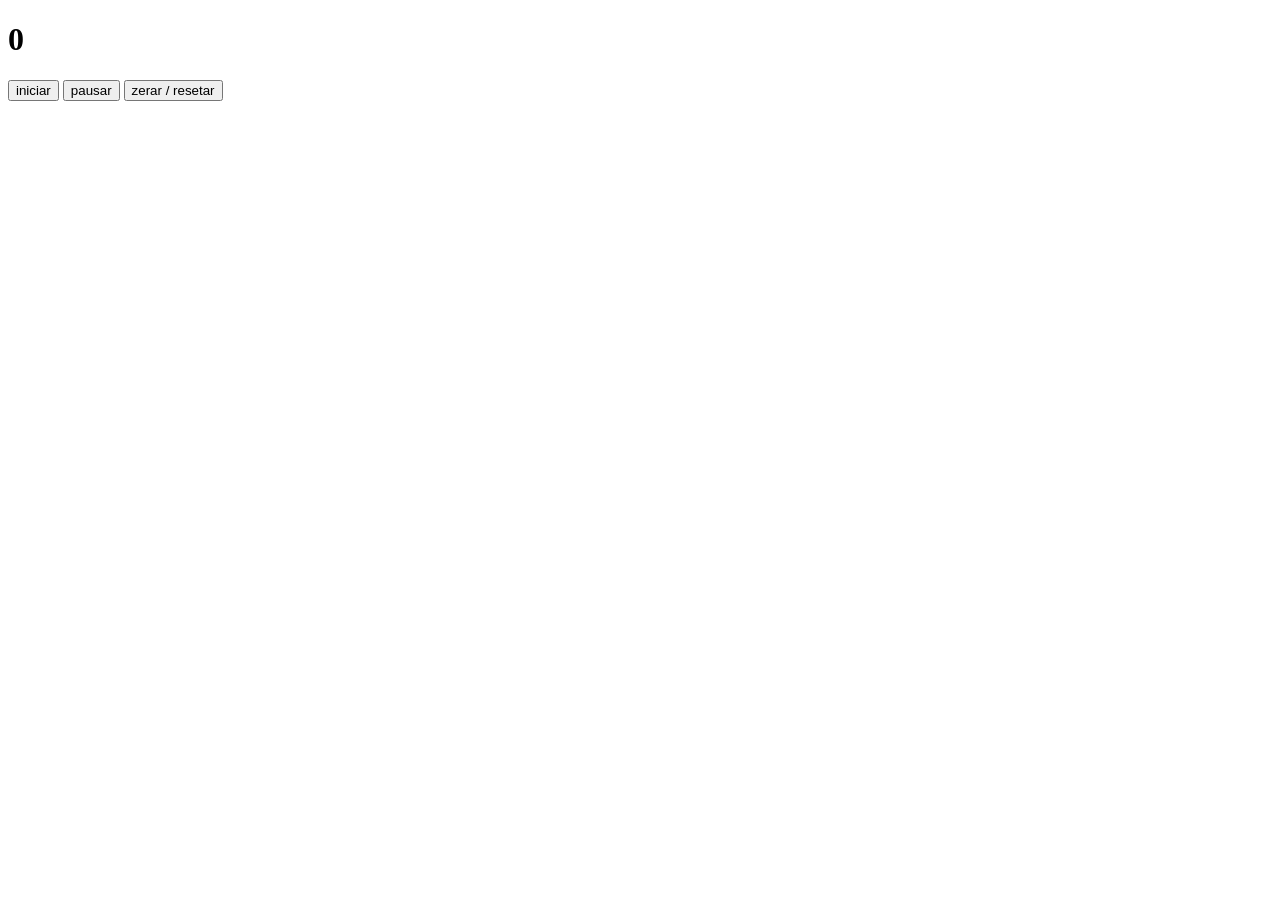
<file: aua2/index.html>
<!DOCTYPE html>
<html lang="en">
<head>
    <meta charset="UTF-8">
    <meta name="viewport" content="width=device-width, initial-scale=1.0">
    <title>Document</title>
</head>
<body>
    <h1 id="tempo">0</h1>
    <button id="iniciar">iniciar</button>
    <button id="pausar">pausar</button>
    <button id="zerar">zerar / resetar</button>
    <script src="script.js"></script>
</body>
</html>
</file>
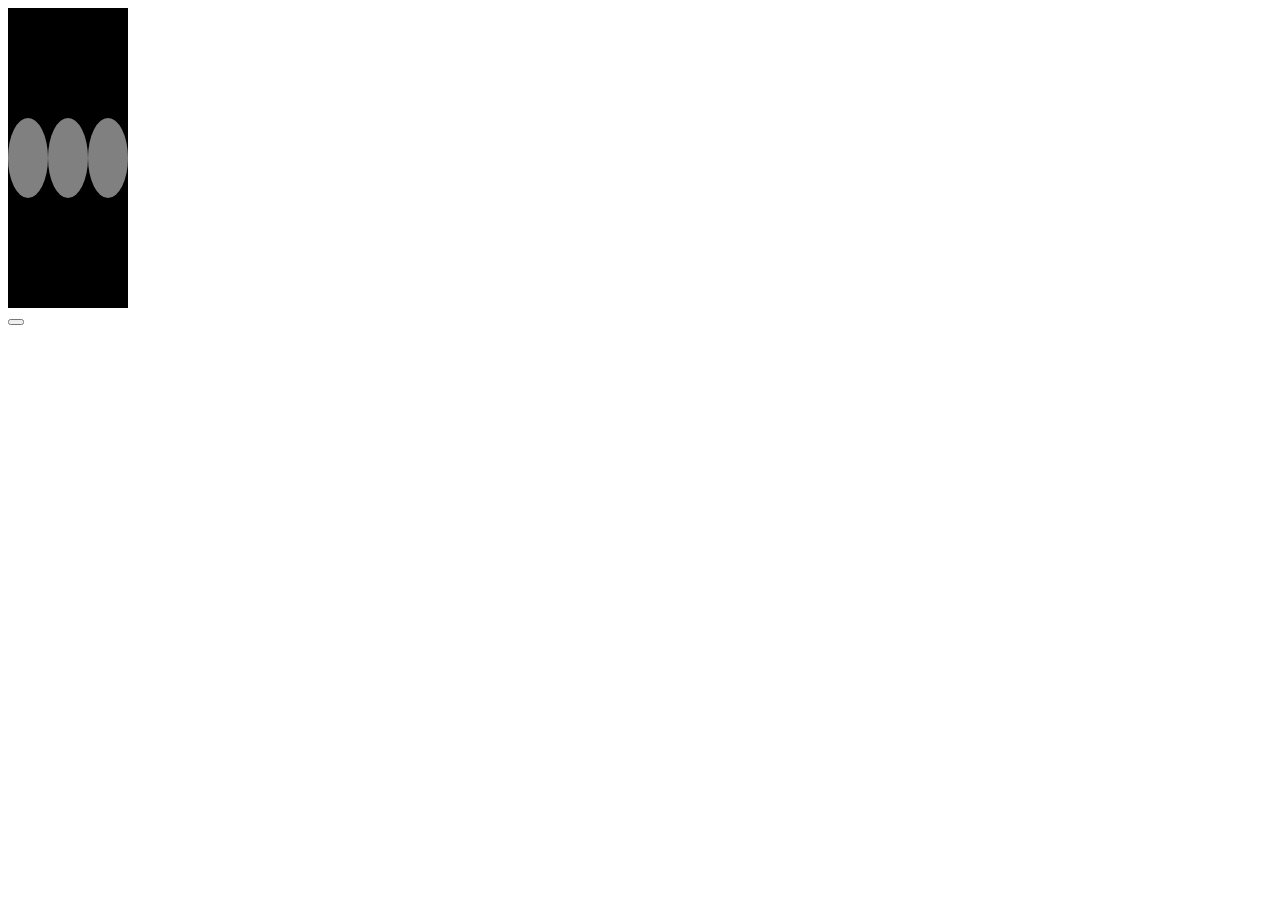
<file: aula0/index.html>
<!DOCTYPE html>
<html lang="en">
<head>
    <meta charset="UTF-8">
    <meta name="viewport" content="width=device-width, initial-scale=1.0">
    <title>Document</title>
    <link rel="stylesheet" href="style.css">
</head>
<body>
    <div class="farol">
        <div class="luz" id ="vermelho"></div>
        <div class="luz" id="amarelo"></div>
        <div class="luz" id="verde"></div>
    </div>
    <button onclick="mudarCor()"></button>
    <script src="script.js"></script>
</body>
</html>
</file>
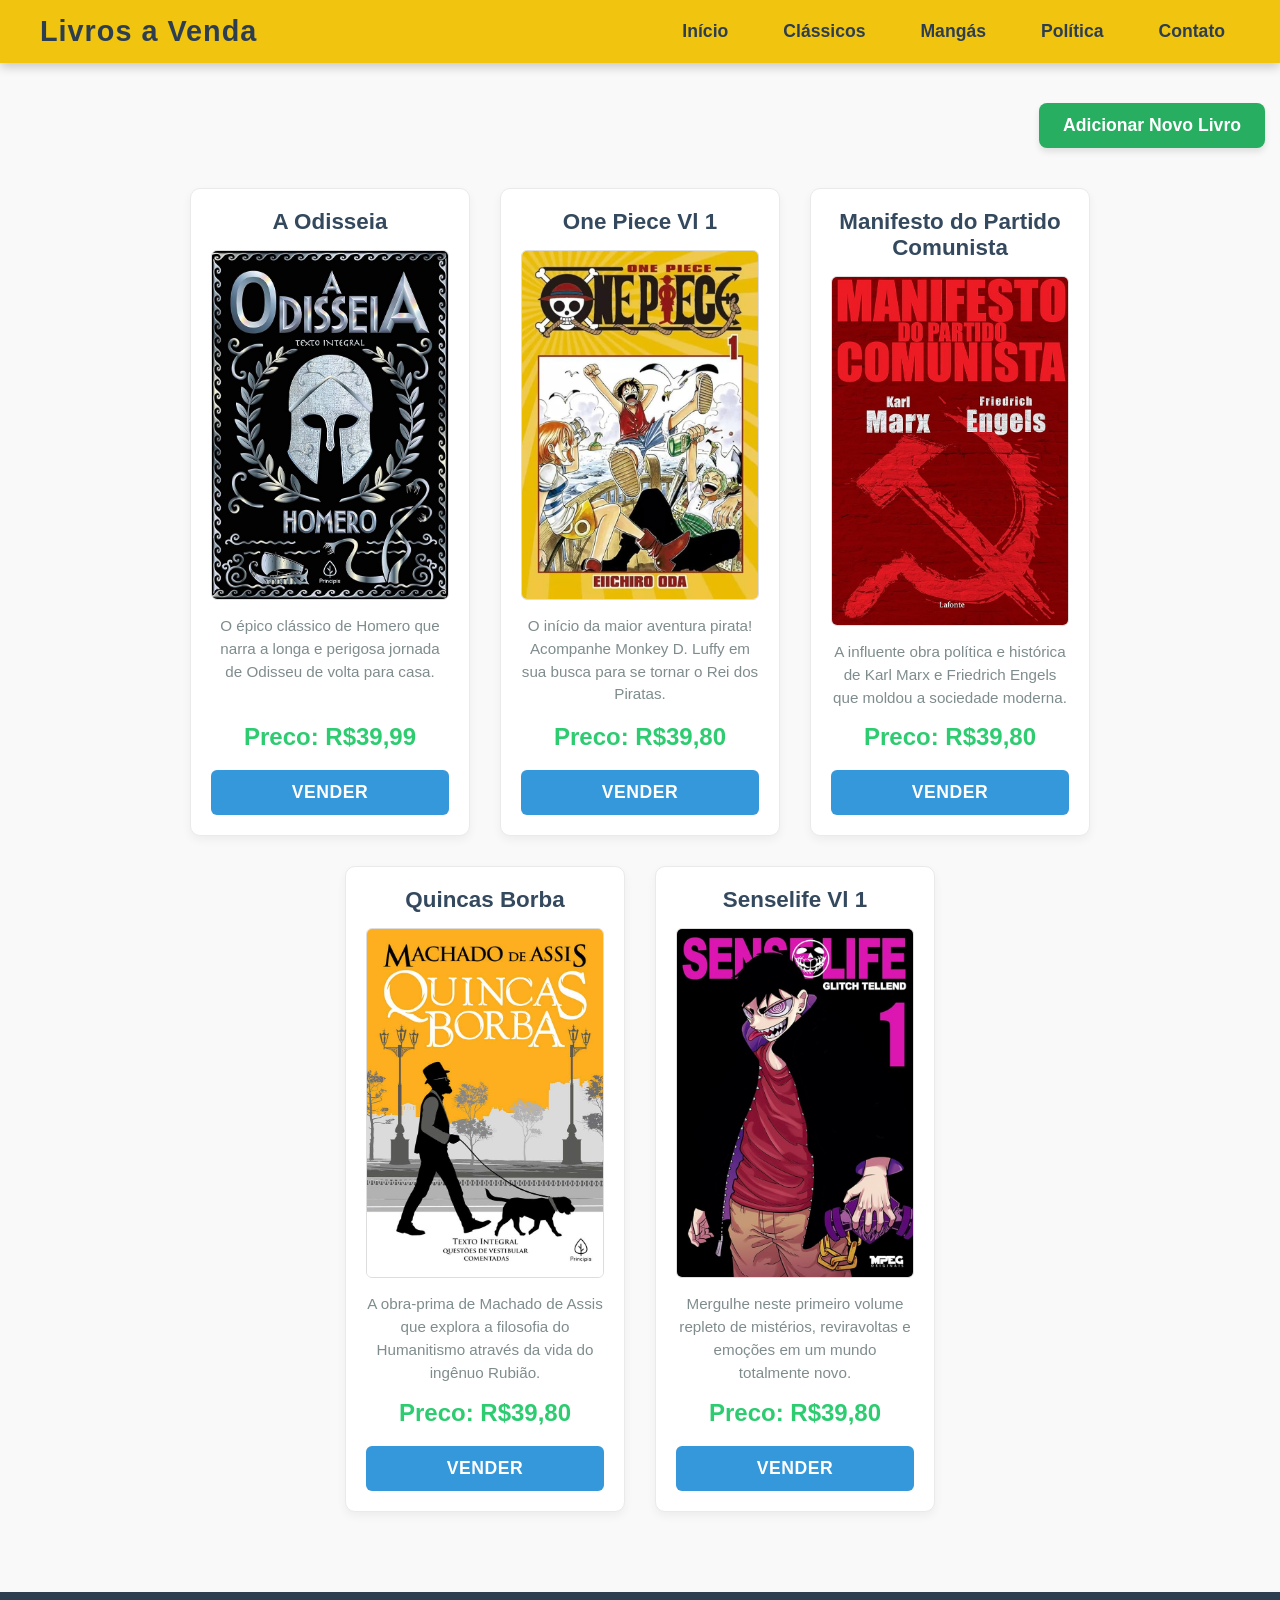
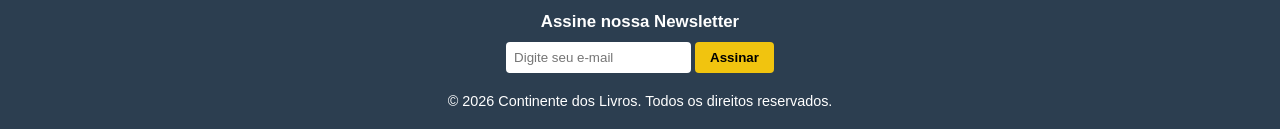
<file: juliao/index.html>
<!DOCTYPE html>
<html lang="en">
<head>
	<meta charset="UTF-8">
	<meta name="viewport" content="width=device-width, initial-scale=1.0">
	<title>Continente dos Livros</title>
	<link rel="stylesheet" href="style.css">
</head>
<body>
    <header>
        <nav class="navbar">
            <h1 class="logo">Livros a Venda</h1>
            <ul class="nav-links">
                <li><a href="#">Início</a></li>
                <li><a href="#">Clássicos</a></li>
                <li><a href="#">Mangás</a></li>
                <li><a href="#">Política</a></li>
                <li><a href="#">Contato</a></li>
            </ul>
        </nav>
    </header>
    <main>
        <section class="acoes-usuario">
            <button id="btn-adicionar-livro" class="btn-adicionar">Adicionar Novo Livro</button>
        </section>
        <section class="secao-produtos">
            <article class="livros">
                <h1>A Odisseia</h1>
                <img src="assets/odisseia.png" alt="">
                <p>O épico clássico de Homero que narra a longa e perigosa jornada de Odisseu de volta para casa.</p>
                <p>Preco: R$39,99</p>
                <button>Vender</button>
            </article>
            <article class="livros">
                <h1>One Piece Vl 1</h1>
                <img src="assets/onepiece.png" alt="">
                <p>O início da maior aventura pirata! Acompanhe Monkey D. Luffy em sua busca para se tornar o Rei dos Piratas.</p>
                <p>Preco: R$39,80</p>
                <button>Vender</button>
            </article>
            <article class="livros">
                <h1>Manifesto do Partido Comunista</h1>
                <img src="assets/manifesto.png" alt="">
                <p>A influente obra política e histórica de Karl Marx e Friedrich Engels que moldou a sociedade moderna.</p>
                <p>Preco: R$39,80</p>
                <button>Vender</button>
            </article>
            <article class="livros">
                <h1>Quincas Borba</h1>
                <img src="assets/machadodeassis.png" alt="">
                <p>A obra-prima de Machado de Assis que explora a filosofia do Humanitismo através da vida do ingênuo Rubião.</p>
                <p>Preco: R$39,80</p>
                <button>Vender</button>
            </article>
            <article class="livros">
                <h1>Senselife Vl 1</h1>
                <img src="assets/senselife.png" alt="">
                <p>Mergulhe neste primeiro volume repleto de mistérios, reviravoltas e emoções em um mundo totalmente novo.</p>
                <p>Preco: R$39,80</p>
                <button>Vender</button>
            </article>
        </section>
    </main>
    <footer class="rodape">
        <section class="newsletter" style="margin-bottom: 20px;">
            <h3>Assine nossa Newsletter</h3>
            <form id="form-newsletter" style="margin-top: 10px;">
                <input type="email" id="email-news" placeholder="Digite seu e-mail" style="padding: 8px; border-radius: 4px; border: none;">
                <button type="submit" style="padding: 8px 15px; border-radius: 4px; border: none; background-color: #f1c40f; font-weight: bold; cursor: pointer;">Assinar</button>
            </form>
            <p id="msg-erro" style="color: #ff9ff3; display: none; margin-top: 10px; font-size: 0.9rem;">E-mail inválido. Preencha corretamente!</p>
        </section>
        <p>&copy; 2026 Continente dos Livros. Todos os direitos reservados.</p>
    </footer>
    <script src="script.js"></script>
</body>
</html>
</file>
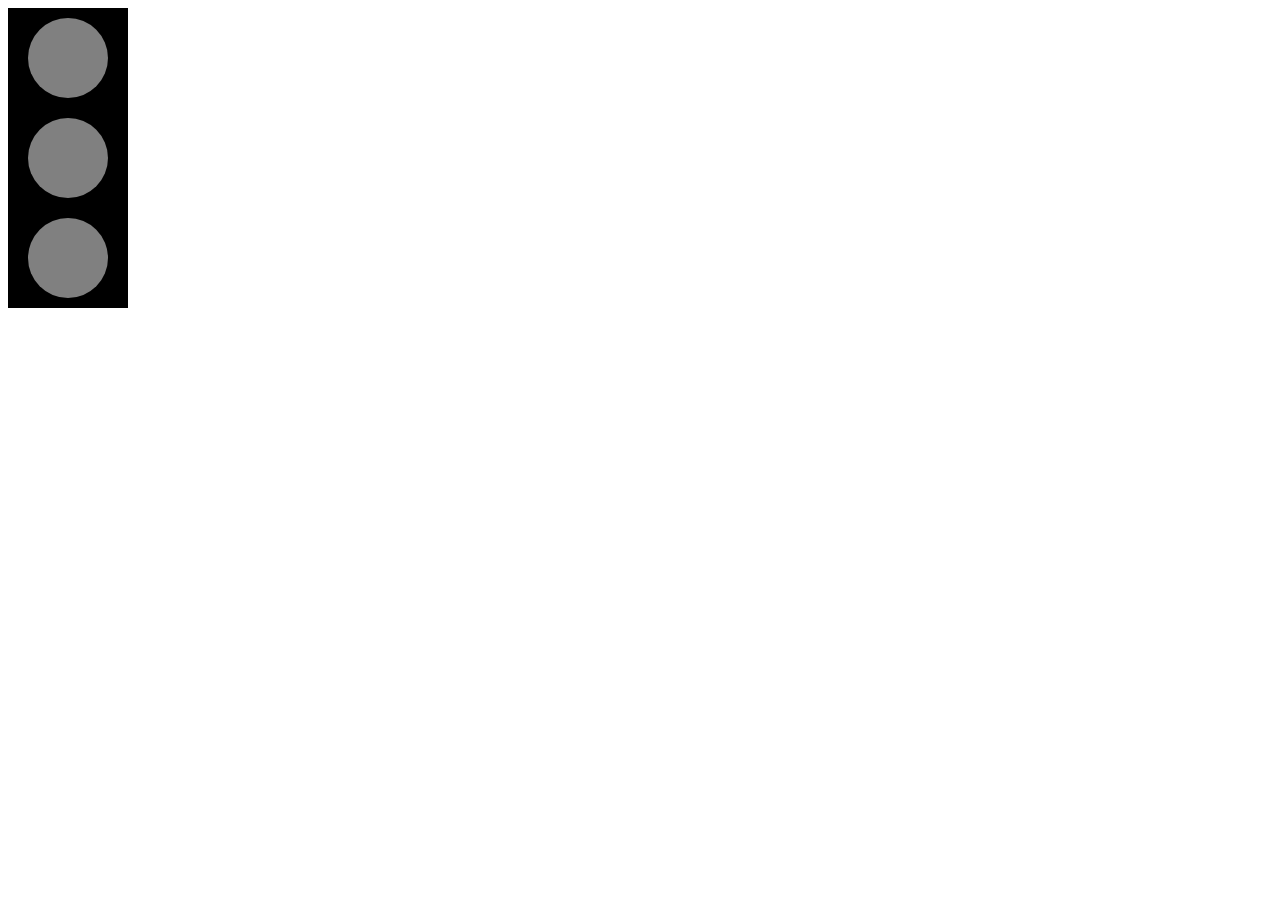
<file: AC/AC01 - 1Tri/index.html>
<!DOCTYPE html>
<html lang="en">
<head>
    <meta charset="UTF-8">
    <meta name="viewport" content="width=device-width, initial-scale=1.0">
    <title>Document</title>
    <link rel="stylesheet" href="style.css">
</head>
<body>
    <div class="farol">
        <div class="luz" id ="vermelho"></div>
        <div class="luz" id="amarelo"></div>
        <div class="luz" id="verde"></div>
    </div>
    <script src="script.js"></script>
</body>
</html>
</file>
<file: aula0/style.css>
.farol{
    width: 120px;
    height: 300px;
    background-color: black;
    display: flex;
    align-items: center;
    justify-content: space-around;
}
.luz{
    width: 80px;
    height: 80px;
    border-radius: 50%;
    background-color: gray;
}
</file>
<file: juliao/style.css>
* {
    box-sizing: border-box;
    margin: 0;
    padding: 0;
}
body {
    font-family: 'Segoe UI', Tahoma, Geneva, Verdana, sans-serif;
    background-color: #f9f9f9;
    color: #333;
    padding: 0;
}
.navbar {
    background-color: #f1c40f; 
    padding: 15px 40px;
    display: flex;
    justify-content: space-between;
    align-items: center;
    box-shadow: 0 4px 10px rgba(0, 0, 0, 0.2);
    margin-bottom: 40px;
    position: sticky;
    top: 0;
    z-index: 1000;
}
.navbar .logo {
    color: #2c3e50; 
    font-size: 1.8rem;
    letter-spacing: 1px;
    font-weight: 800;
}
.nav-links {
    list-style: none;
    display: flex;
    gap: 25px;
}
.nav-links li a {
    color: #2c3e50;
    text-decoration: none;
    font-size: 1.1rem;
    font-weight: bold;
    padding: 8px 15px;
    border-radius: 20px;
    transition: all 0.3s ease;
}
.nav-links li a:hover {
    color: #ffffff; 
    background-color: #e67e22; 
    transform: scale(1.05);
}
.secao-produtos {
    display: flex;
    flex-wrap: wrap;
    gap: 30px;
    justify-content: center;
    padding: 20px;
    max-width: 1200px;
    margin: 0 auto;
}
.livros {
    background-color: #ffffff;
    border-radius: 10px;
    box-shadow: 0 4px 10px rgba(0, 0, 0, 0.05);
    width: 280px;
    padding: 20px;
    display: flex;
    flex-direction: column;
    align-items: center;
    text-align: center;
    transition: transform 0.3s ease, box-shadow 0.3s ease;
    border: 1px solid #eaeaea;
}
.livros:hover {
    transform: translateY(-8px);
    box-shadow: 0 12px 20px rgba(0, 0, 0, 0.1);
}
.livros h1 {
    font-size: 1.4rem;
    margin-bottom: 15px;
    color: #34495e;
}
.livros img {
    width: 100%;
    height: 350px;
    object-fit: cover;
    background-color: #ecf0f1;
    border-radius: 6px;
    margin-bottom: 15px;
    border: 1px solid #ddd;
}
.livros p {
    font-size: 0.95rem;
    color: #7f8c8d;
    line-height: 1.5;
    margin-bottom: 10px;
}
.livros p:last-of-type {
    font-size: 1.5rem;
    font-weight: 800;
    color: #2ecc71;
    margin-top: auto;
    margin-bottom: 15px;
}
.livros button {
    width: 100%;
    padding: 12px;
    background-color: #3498db;
    color: white;
    border: none;
    border-radius: 6px;
    font-size: 1.1rem;
    font-weight: bold;
    cursor: pointer;
    transition: background-color 0.3s ease, transform 0.1s ease;
    text-transform: uppercase;
    letter-spacing: 0.5px;
}
.livros button:hover {
    background-color: #2980b9;
}
.livros button:active {
    transform: scale(0.97);
}
.acoes-usuario {
    display: flex;
    justify-content: flex-end; 
    width: 100%; 
    padding-right: 15px; 
    margin-top: 10px;
    margin-bottom: 20px;
}
.btn-adicionar {
    background-color: #27ae60; 
    color: white;
    border: none;
    padding: 12px 24px;
    font-size: 1.1rem;
    font-weight: bold;
    border-radius: 8px;
    cursor: pointer;
    box-shadow: 0 4px 6px rgba(0, 0, 0, 0.1);
    transition: background-color 0.3s ease, transform 0.2s ease;
}
.btn-adicionar:hover {
    background-color: #219150;
    transform: translateY(-2px);
}
.btn-adicionar:active {
    transform: scale(0.97);
}
@media (max-width: 768px) {
    .navbar {
        flex-direction: column;
        padding: 15px 20px;
        text-align: center;
        gap: 15px;
    }
    .navbar .logo {
        font-size: 1.5rem;
    }
    .nav-links {
        flex-wrap: wrap;
        justify-content: center;
        gap: 10px;
    }
    .nav-links li a {
        font-size: 0.95rem;
        padding: 6px 10px;
    }
    .acoes-usuario {
        justify-content: center; 
        padding: 0 20px;
    }
    .btn-adicionar {
        width: 100%; 
        text-align: center;
    }
    .secao-produtos {
        padding: 10px;
        gap: 20px;
    }
    .livros {
        width: 100%; 
        max-width: 320px; 
    }
}
.container-form {
    display: flex;
    justify-content: center;
    align-items: center;
    padding: 20px;
    min-height: calc(100vh - 150px);
}
.form-card {
    background-color: #ffffff;
    width: 100%;
    max-width: 500px;
    padding: 30px;
    border-radius: 10px;
    box-shadow: 0 8px 20px rgba(0, 0, 0, 0.1);
}
.form-card h2 {
    color: #2c3e50;
    margin-bottom: 10px;
    text-align: center;
}
.form-card p {
    color: #7f8c8d;
    text-align: center;
    margin-bottom: 25px;
    font-size: 0.95rem;
}
.input-group {
    margin-bottom: 20px;
    display: flex;
    flex-direction: column;
}
.input-group label {
    font-weight: bold;
    color: #34495e;
    margin-bottom: 8px;
    font-size: 0.95rem;
}
.input-group input,
.input-group textarea {
    padding: 12px 15px;
    border: 1px solid #ccc;
    border-radius: 6px;
    font-size: 1rem;
    font-family: inherit;
    transition: border-color 0.3s ease;
}
.input-group input:focus,
.input-group textarea:focus {
    outline: none;
    border-color: #f1c40f; 
    box-shadow: 0 0 5px rgba(241, 196, 15, 0.3);
}
.btn-salvar {
    width: 100%;
    background-color: #3498db;
    color: white;
    padding: 14px;
    font-size: 1.1rem;
    font-weight: bold;
    border: none;
    border-radius: 6px;
    cursor: pointer;
    transition: background-color 0.3s ease, transform 0.1s ease;
    margin-top: 10px;
}
.btn-salvar:hover {
    background-color: #2980b9;
}
.btn-salvar:active {
    transform: scale(0.98);
}
.rodape {
    background-color: #2c3e50;
    color: #ffffff;
    text-align: center;
    padding: 20px;
    margin-top: 60px;
    font-size: 0.9rem;
}
.logo-destaque {
    color: #e74c3c !important; 
    transform: scale(1.1);
    transition: all 0.3s ease;
}
</file>
<file: AC/AC01 - 1Tri/style.css>
.farol{
    width: 120px;
    height: 300px;
    background-color: black;
    display: flex;
    align-items: center;
    justify-content: space-around;
    flex-direction: column;
}
.luz{
    width: 80px;
    height: 80px;
    border-radius: 50%;
    background-color: gray;
}
</file>
